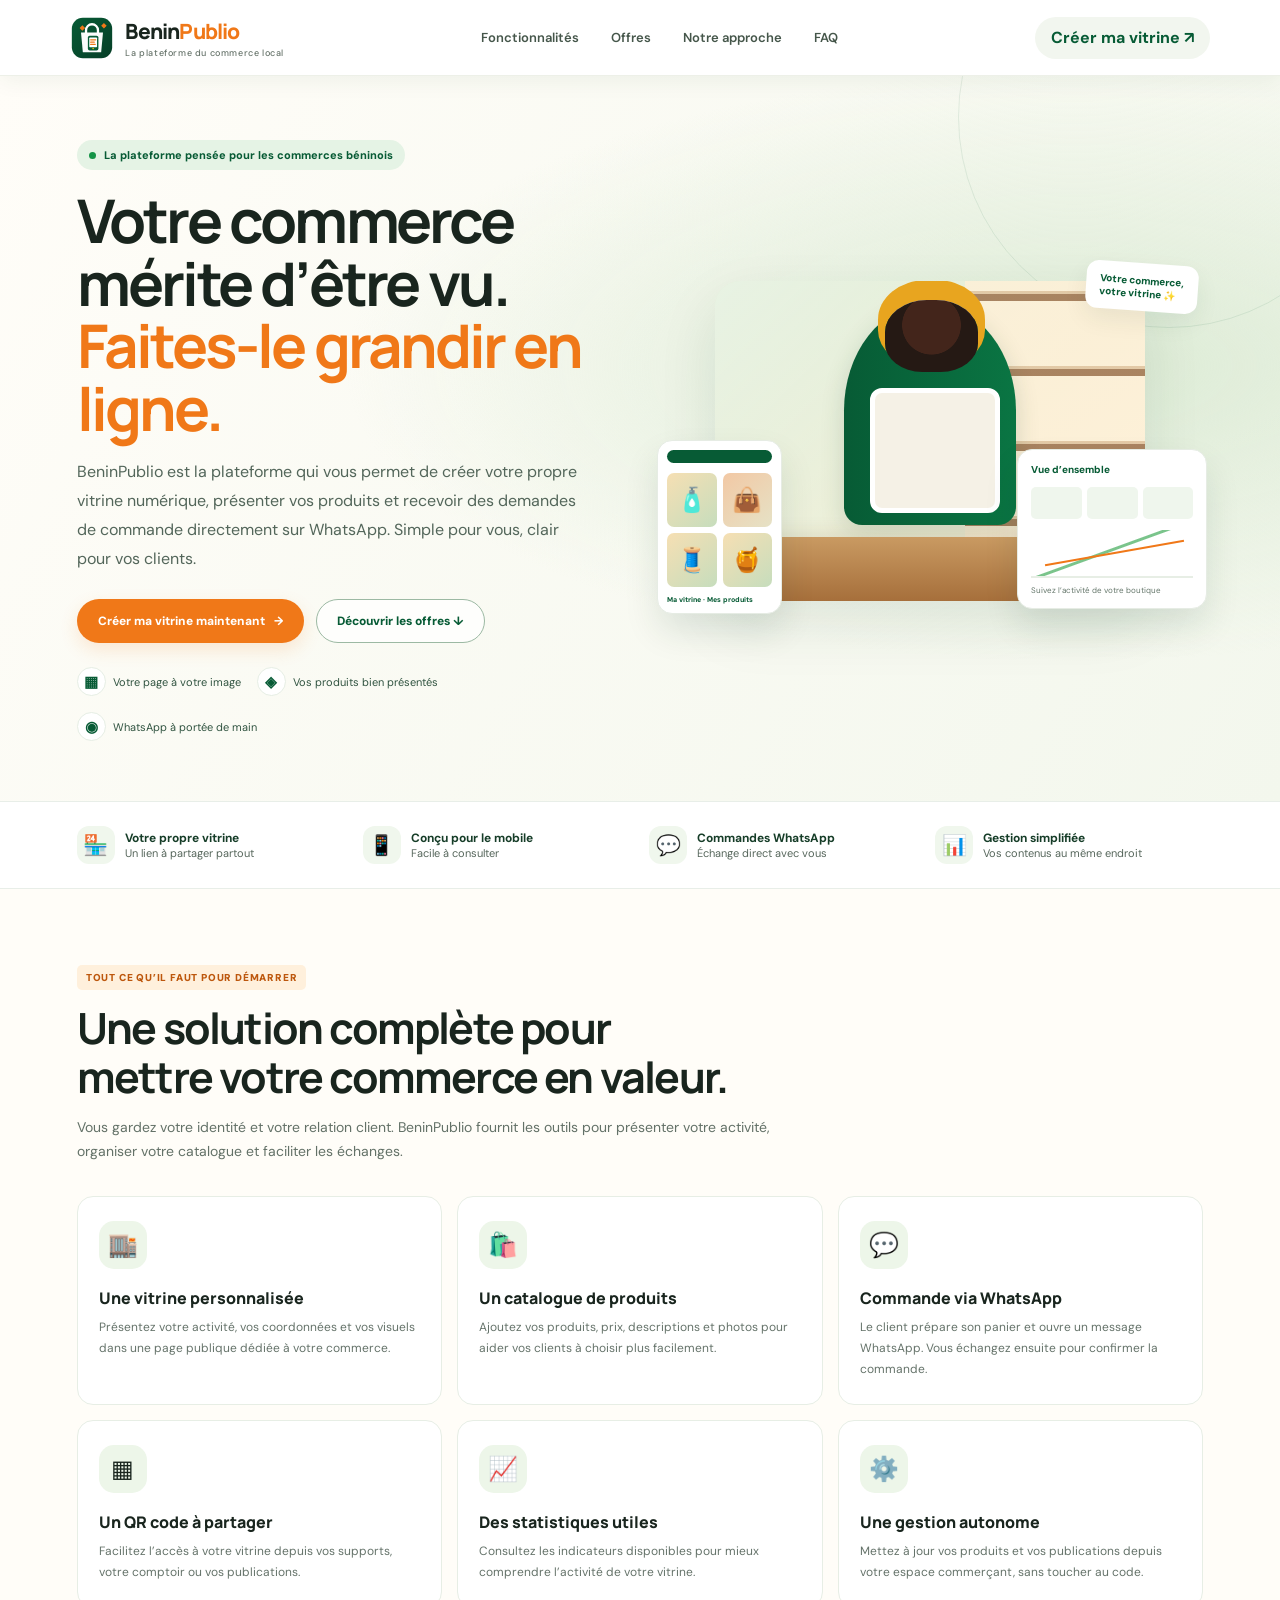
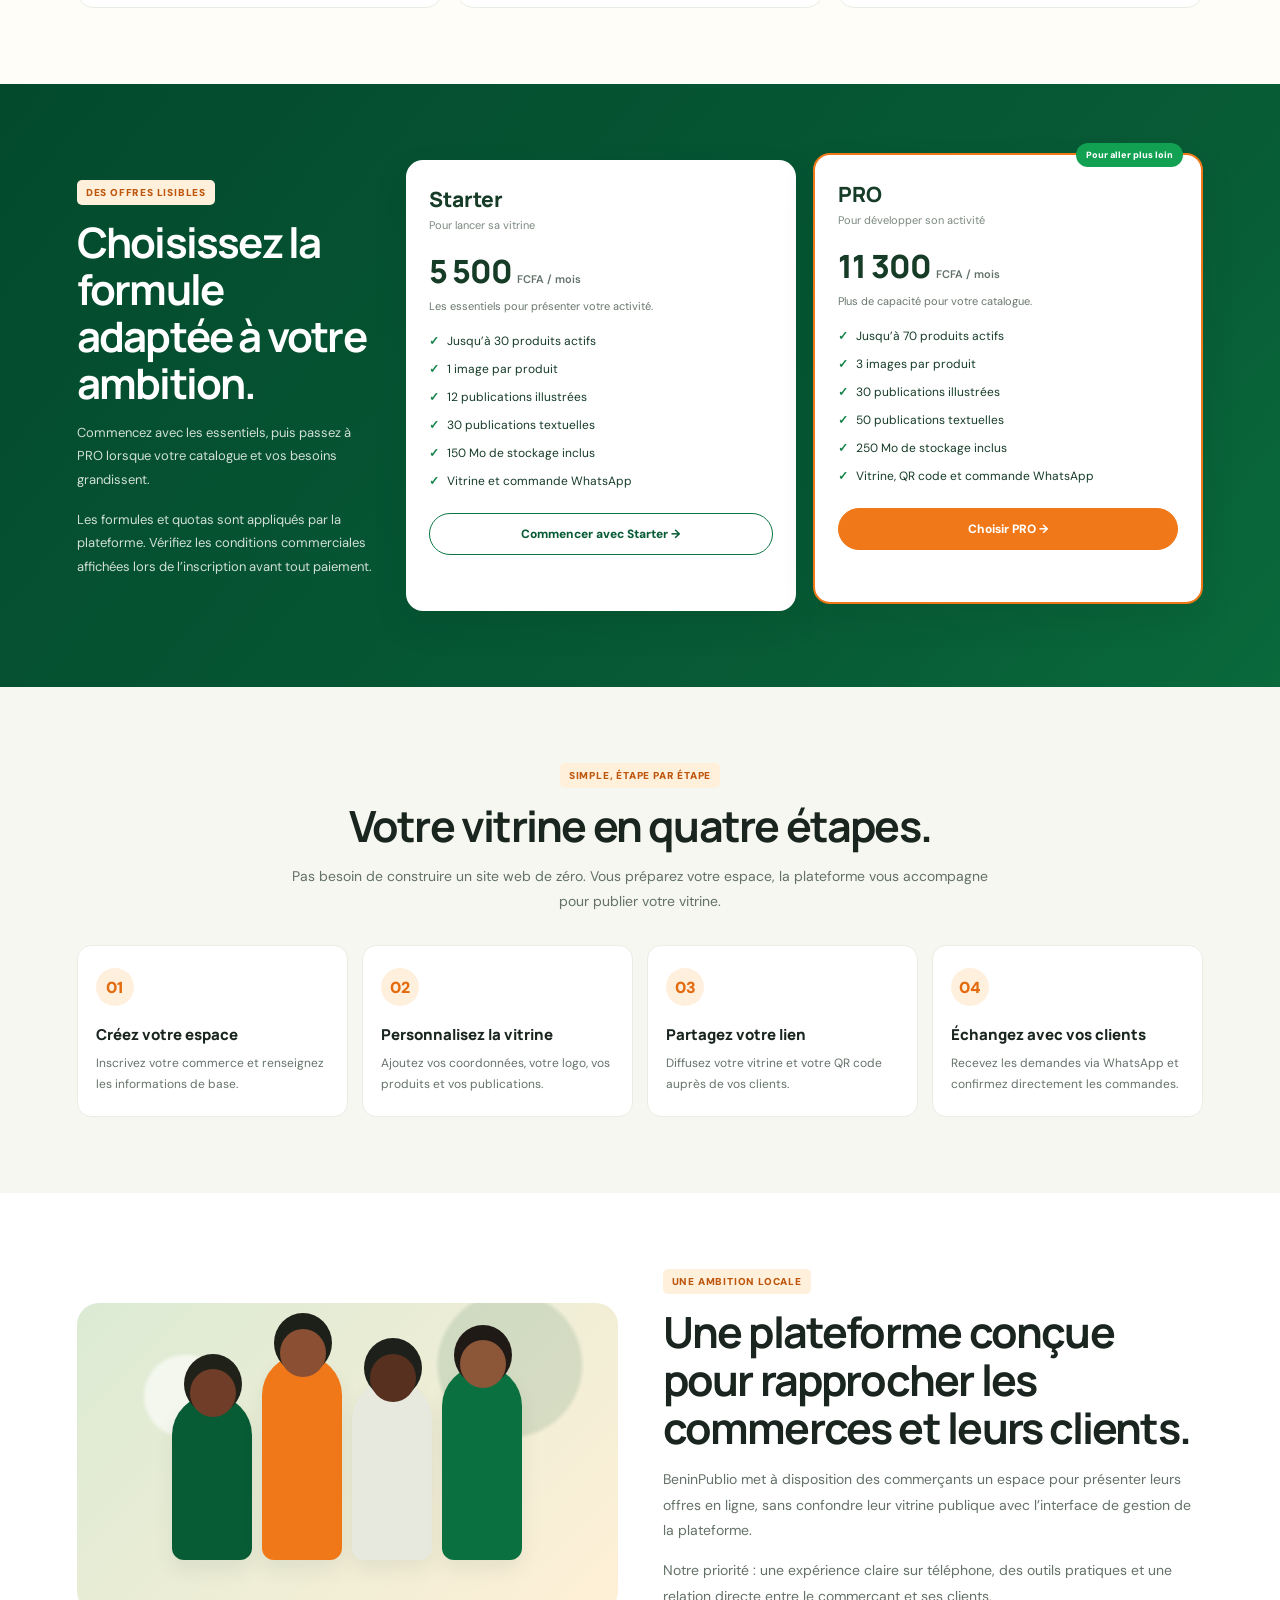
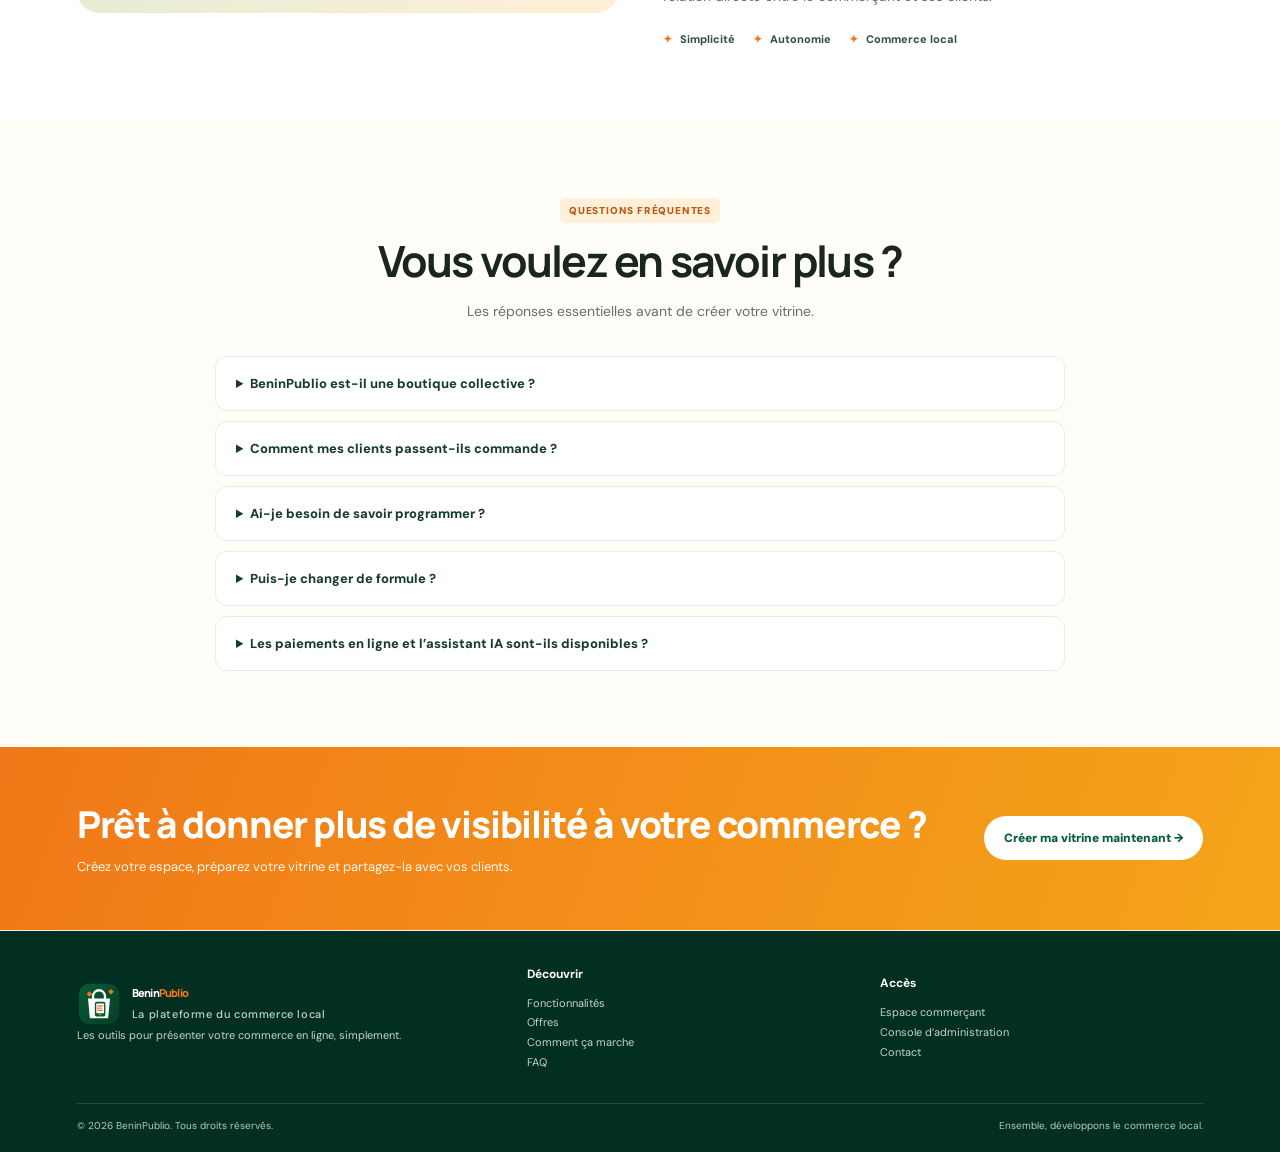
<file: index.html>
<!doctype html>
<html lang="fr">
<head>
<meta charset="utf-8"><meta name="viewport" content="width=device-width,initial-scale=1">
<meta name="theme-color" content="#075b35">
<meta name="description" content="BeninPublio est la plateforme qui aide les commerçants béninois à créer leur vitrine en ligne, présenter leurs produits et recevoir des commandes via WhatsApp.">
<link rel="icon" type="image/svg+xml" href="/assets/favicon.svg">
<title>BeninPublio — La plateforme qui fait grandir votre commerce</title>
<link rel="stylesheet" href="styles.css">
<style>
:root{--bp-green:#075b35;--bp-deep:#043e29;--bp-orange:#f07818;--bp-yellow:#f5c400;--bp-cream:#fffdf8}
html{scroll-behavior:smooth;scroll-padding-top:86px}.topbar{position:sticky;top:0;z-index:30;height:76px;box-shadow:0 4px 22px #073d2610}.topbar nav a{font-weight:600}.topbar nav a:hover{color:var(--bp-orange)}.brand{white-space:nowrap}
.home-hero{position:relative;isolation:isolate;overflow:hidden;display:grid;grid-template-columns:1fr 1fr;gap:34px;align-items:center;padding:64px max(6vw,24px) 60px;background:radial-gradient(ellipse at 84% 40%,#dcebd5 0,transparent 48%),linear-gradient(120deg,#fffdf8,#f3f7ed)}
.home-hero:before{content:"";position:absolute;z-index:-1;width:420px;height:420px;border:1px solid #075b3517;border-radius:50%;right:-100px;top:-170px}.home-copy{max-width:650px}.pill{display:inline-flex;align-items:center;gap:8px;background:#e5f3e5;color:var(--bp-green);border-radius:30px;padding:8px 12px;font-size:11px;font-weight:800}.pill:before{content:"";width:7px;height:7px;border-radius:50%;background:#159447}.home-hero h1{font-size:clamp(39px,4.7vw,64px);line-height:1.04;letter-spacing:-2.8px;margin:19px 0}.home-hero h1 em{font-style:normal;color:var(--bp-orange)}.home-hero .lead{font-size:16px;line-height:1.8;color:#53665a;max-width:510px}.hero-actions{display:flex;gap:12px;flex-wrap:wrap;margin:26px 0 22px}.btn-outline{display:inline-flex;align-items:center;justify-content:center;border:1px solid #9cb9a3;color:var(--bp-green);border-radius:30px;padding:13px 20px;font-size:12px;font-weight:800;background:#ffffffc9}.btn-orange{background:var(--bp-orange);color:white;border-radius:30px;padding:14px 21px;display:inline-flex;align-items:center;gap:9px;font-size:12px;font-weight:800;box-shadow:0 7px 18px #f0781828}.hero-benefits{display:flex;gap:16px;flex-wrap:wrap;margin-top:24px;color:#315441;font-size:11px}.hero-benefits span{display:flex;align-items:center;gap:7px}.hero-benefits b{display:grid;place-items:center;width:29px;height:29px;background:white;color:var(--bp-green);border:1px solid #e6eee4;border-radius:50%;font-size:15px}
.hero-visual{position:relative;min-height:380px;display:grid;place-items:center}.visual-shop{width:min(88%,430px);height:320px;position:relative;border-radius:25px;background:linear-gradient(145deg,#d5e8cc,#fff4df);box-shadow:0 24px 60px #183d2418;overflow:hidden}.visual-shop:before{content:"";position:absolute;inset:0;background:linear-gradient(135deg,#ffffff75,transparent 60%)}.shop-shelf{position:absolute;right:0;top:0;width:42%;height:100%;background:repeating-linear-gradient(0deg,#986943 0 7px,#e0c09a 7px 10px,#fff0d7 10px 75px);opacity:.8}.shop-person{position:absolute;z-index:2;left:30%;top:24px;width:40%;height:220px;border-radius:48% 48% 18px 18px;background:linear-gradient(90deg,#075b35,#0a7543);box-shadow:0 8px 25px #123d2728}.shop-person:before{content:"";position:absolute;left:24%;top:-5px;width:54%;height:72px;border-radius:45% 45% 40% 40%;background:radial-gradient(circle at 50% 35%,#43251b 0 44%,#251914 45% 100%);box-shadow:0 -13px 0 7px #e8a51f}.shop-person:after{content:"";position:absolute;left:15%;top:83px;width:70%;height:115px;border-radius:12px;background:#f5f1e6;border:5px solid #fff}.visual-counter{position:absolute;z-index:3;bottom:0;left:0;right:0;height:64px;background:linear-gradient(#c99a62,#a66f3b);box-shadow:0 -6px 15px #6a49221a}.phone-card,.dash-card{position:absolute;z-index:5;background:white;border:1px solid #e6ece4;border-radius:15px;box-shadow:0 18px 35px #0b39221c}.phone-card{left:0;bottom:17px;width:125px;padding:9px}.phone-head{height:13px;background:#075b35;border-radius:8px;margin-bottom:10px}.phone-products{display:grid;grid-template-columns:1fr 1fr;gap:6px}.phone-products i{height:54px;border-radius:7px;background:linear-gradient(140deg,#f6dfb3,#c6ddbd);display:grid;place-items:center;font-style:normal;font-size:24px}.phone-products i:nth-child(2){background:linear-gradient(140deg,#f2c8a4,#e6e2c6)}.phone-card small{display:block;font-size:7px;color:#075b35;font-weight:800;margin-top:8px}.dash-card{right:-4px;bottom:22px;width:190px;padding:13px}.dash-title{font-size:10px;font-weight:800;color:#075b35}.dash-stats{display:grid;grid-template-columns:repeat(3,1fr);gap:5px;margin:11px 0}.dash-stats i{height:32px;background:#eff6ed;border-radius:5px}.chart{height:48px;border-bottom:2px solid #e7eee5;background:linear-gradient(160deg,transparent 45%,#7ac48b 46% 48%,transparent 49%);position:relative}.chart:after{content:"";position:absolute;left:8%;right:5%;top:22px;height:2px;background:#f07818;transform:rotate(-10deg)}.floating-note{position:absolute;z-index:6;right:1%;top:12px;background:white;padding:11px 14px;border-radius:12px;box-shadow:0 10px 25px #123d2712;font-size:10px;font-weight:800;color:#075b35;transform:rotate(4deg)}
.trust-strip{display:grid;grid-template-columns:repeat(4,1fr);gap:18px;padding:24px max(6vw,24px);background:white;border-block:1px solid #e8eee8}.trust-strip div{display:flex;align-items:center;gap:10px;font-size:11px;color:#56665b}.trust-strip b{display:block;font-size:12px;color:#163d28}.trust-icon{width:38px;height:38px;flex:0 0 38px;display:grid;place-items:center;border-radius:12px;background:#f0f7ed;font-size:20px}
.section{padding:76px max(6vw,24px)}.section-head{max-width:700px;margin-bottom:32px}.section-head.center{text-align:center;margin-inline:auto}.section-kicker{display:inline-block;background:#fff0dc;color:#bd570d;border-radius:5px;padding:6px 9px;font-size:10px;font-weight:900;letter-spacing:.8px;text-transform:uppercase}.section h2{font-size:clamp(30px,3.5vw,43px);line-height:1.12;letter-spacing:-1.8px;margin:14px 0}.section-head p{color:#637167;line-height:1.75;font-size:14px}.features-grid{display:grid;grid-template-columns:repeat(3,1fr);gap:15px}.feature-card{padding:24px 21px;border:1px solid #e7eee5;border-radius:16px;background:white;transition:transform .2s,box-shadow .2s}.feature-card:hover{transform:translateY(-4px);box-shadow:0 14px 30px #0b39220c}.feature-icon{display:grid;place-items:center;width:48px;height:48px;border-radius:15px;background:#edf6e9;font-size:24px;margin-bottom:18px}.feature-card h3{font:800 16px Manrope,sans-serif;margin-bottom:8px}.feature-card p{font-size:12px;line-height:1.75;color:#65736a;margin:0}
.pricing{background:linear-gradient(130deg,#034a2d,#075b35 70%,#0a6a3c);color:white}.pricing .section-head p{color:#d0e0d4}.pricing-layout{display:grid;grid-template-columns:.8fr 1fr 1fr;gap:17px;align-items:stretch}.pricing-intro{padding:20px 15px 20px 0}.pricing-intro h2{font-size:clamp(30px,3.4vw,42px)}.pricing-intro p{font-size:13px;line-height:1.8;color:#d2e0d6}.price-card{position:relative;background:white;color:#163c28;border-radius:17px;padding:25px 23px;box-shadow:0 15px 35px #002b181c}.price-card.pro{border:2px solid #f07818;transform:translateY(-7px)}.recommended{position:absolute;top:-12px;right:18px;background:#12a052;color:white;border-radius:20px;padding:6px 10px;font-size:9px;font-weight:900}.plan-name{font:800 21px Manrope,sans-serif}.plan-sub{font-size:11px;color:#7b897f;margin-top:5px}.plan-price{margin:17px 0 6px;font:800 clamp(25px,2.5vw,34px) Manrope,sans-serif;letter-spacing:-1px}.plan-price small{font:600 11px 'DM Sans',sans-serif;letter-spacing:0;color:#617167}.plan-desc{font-size:11px;color:#69776d}.plan-list{list-style:none;padding:0;margin:20px 0 24px;display:grid;gap:12px}.plan-list li{font-size:12px;display:flex;gap:8px;align-items:flex-start}.plan-list li:before{content:"✓";color:#138347;font-weight:900}.plan-button{display:flex;justify-content:center;padding:12px;border:1px solid #0b7744;border-radius:30px;color:#075b35;font-weight:800;font-size:12px}.pro .plan-button{background:#f07818;color:white;border-color:#f07818}.billing-note{font-size:10px;color:#d0e0d4;line-height:1.7;margin-top:17px}
.steps-section{background:#f5f7f0}.steps-grid{display:grid;grid-template-columns:repeat(4,1fr);gap:14px}.step-card{padding:22px 18px;background:white;border:1px solid #e8eee4;border-radius:14px}.step-number{display:grid;place-items:center;width:38px;height:38px;border-radius:50%;background:#fff0dd;color:#e36c10;font-weight:900;margin-bottom:18px}.step-card h3{font:800 15px Manrope;margin-bottom:8px}.step-card p{font-size:12px;line-height:1.7;color:#65736a;margin:0}
.team-section{display:grid;grid-template-columns:1fr 1fr;gap:45px;align-items:center;background:#fff}.team-visual{min-height:310px;border-radius:22px;position:relative;overflow:hidden;background:linear-gradient(135deg,#dbead4,#fff0d7);display:grid;place-items:center}.team-visual:before{content:"";position:absolute;inset:0;background:radial-gradient(circle at 20% 30%,#fff9 0 8%,transparent 9%),radial-gradient(circle at 80% 20%,#075b3520 0 14%,transparent 15%)}.team-people{display:flex;align-items:end;gap:10px;position:relative;z-index:1}.person{width:80px;height:165px;border-radius:40px 40px 12px 12px;background:#075b35;position:relative;box-shadow:0 10px 20px #123d2712}.person:before{content:"";position:absolute;top:-26px;left:18px;width:46px;height:48px;border-radius:50%;background:#6f3d28;box-shadow:0 -9px 0 6px #20221a}.person:nth-child(2){height:205px;background:#f07818}.person:nth-child(2):before{background:#8b5034;box-shadow:0 -10px 0 6px #1d2019}.person:nth-child(3){height:180px;background:#e7e9df}.person:nth-child(3):before{background:#57301f;box-shadow:0 -10px 0 6px #1e211b}.person:nth-child(4){height:194px;background:#0a7040}.person:nth-child(4):before{background:#8c5639;box-shadow:0 -9px 0 6px #201a17}.team-copy p{font-size:14px;line-height:1.85;color:#637167}.values{display:flex;gap:18px;flex-wrap:wrap;margin-top:22px}.values span{font-size:11px;font-weight:800;color:#315441}.values b{color:#f07818;margin-right:5px}
.faq-list{max-width:850px;margin:auto;display:grid;gap:10px}.faq-list details{background:#fff;border:1px solid #e6eee4;border-radius:12px;padding:18px 20px}.faq-list summary{cursor:pointer;font-weight:800;font-size:13px;color:#173d29}.faq-list details p{margin:13px 0 0;font-size:12px;line-height:1.8;color:#65736a}
.final-cta{margin:0;padding:52px max(6vw,24px);background:linear-gradient(110deg,#f07818,#f5a51b);color:white;display:flex;justify-content:space-between;align-items:center;gap:24px}.final-cta h2{font:800 clamp(25px,3vw,37px) Manrope;letter-spacing:-1.2px;margin:0 0 8px}.final-cta p{font-size:13px;line-height:1.6;margin:0;color:#fff8ee}.final-cta a{background:white;color:#075b35;border-radius:30px;padding:14px 20px;font-size:12px;font-weight:900;white-space:nowrap}
.home-footer{background:#032f21;color:#d9e8dd;padding:35px max(6vw,24px) 20px;display:grid;grid-template-columns:1.3fr 1fr 1fr;gap:30px}.home-footer .brand{color:white}.home-footer p,.home-footer a,.home-footer small{font-size:11px;line-height:1.8;color:#c3d6c9}.home-footer h3{font-size:12px;color:#fff}.footer-bottom{grid-column:1/-1;border-top:1px solid #ffffff24;padding-top:15px;display:flex;justify-content:space-between;font-size:10px;color:#b6cbbd}
@media(max-width:850px){.home-hero{grid-template-columns:1fr;padding-top:48px}.home-hero .lead{font-size:14px}.hero-visual{min-height:330px}.trust-strip{grid-template-columns:repeat(2,1fr)}.pricing-layout{grid-template-columns:1fr 1fr}.pricing-intro{grid-column:1/-1}.features-grid{grid-template-columns:repeat(2,1fr)}.team-section{grid-template-columns:1fr}.team-visual{min-height:280px}.steps-grid{grid-template-columns:repeat(2,1fr)}}
@media(max-width:600px){.topbar{padding-inline:15px}.topbar nav{display:none}.topbar .cart-button{font-size:10px}.home-hero{padding:38px 20px 25px;gap:5px}.home-hero h1{font-size:42px;letter-spacing:-2px}.home-hero .lead{font-size:13px}.hero-actions{margin:20px 0}.hero-actions .btn-orange,.hero-actions .btn-outline{padding:12px 14px;font-size:11px}.hero-visual{min-height:290px;transform:scale(.95);transform-origin:center}.visual-shop{height:260px}.shop-person{height:180px}.shop-person:after{top:70px;height:90px}.phone-card{width:105px;left:-3px}.dash-card{width:155px;right:-4px}.floating-note{top:0;right:0}.trust-strip{padding:20px;gap:14px}.trust-strip div{font-size:10px}.trust-strip b{font-size:11px}.section{padding:52px 20px}.section h2{font-size:32px}.features-grid{grid-template-columns:1fr 1fr;gap:10px}.feature-card{padding:17px 14px}.feature-card h3{font-size:13px}.feature-card p{font-size:11px}.feature-icon{width:40px;height:40px;font-size:20px;margin-bottom:12px}.pricing-layout{grid-template-columns:1fr;gap:20px}.pricing-intro{grid-column:auto}.price-card.pro{transform:none}.steps-grid{grid-template-columns:1fr 1fr;gap:10px}.step-card{padding:16px 13px}.step-card h3{font-size:13px}.step-card p{font-size:11px}.team-visual{min-height:235px}.person{width:55px;height:125px}.person:nth-child(2){height:155px}.person:nth-child(3){height:135px}.person:nth-child(4){height:148px}.person:before{left:11px;width:34px;height:36px;top:-20px}.final-cta{align-items:flex-start;flex-direction:column;padding:36px 20px}.home-footer{grid-template-columns:1fr 1fr;padding:28px 20px;gap:20px}.home-footer>div:first-child{grid-column:1/-1}.footer-bottom{gap:12px;flex-direction:column}.home-hero .eyebrow{letter-spacing:1px}}
@media(prefers-reduced-motion:reduce){html{scroll-behavior:auto}*,*:before,*:after{transition:none!important;animation:none!important}}
</style>
</head>
<body>
<header class="topbar"><a class="brand" href="/"><img class="brand-logo" src="/assets/beninpublio-mark.svg" alt="" width="44" height="44"><span>Benin<span class="orange">Publio</span><small>La plateforme du commerce local</small></span></a><nav><a href="#fonctionnalites">Fonctionnalités</a><a href="#offres">Offres</a><a href="#equipe">Notre approche</a><a href="#faq">FAQ</a></nav><a class="cart-button" href="merchant.html">Créer ma vitrine ↗</a></header>
<main>
<section class="home-hero"><div class="home-copy"><span class="pill">La plateforme pensée pour les commerces béninois</span><h1>Votre commerce mérite d’être vu.<br><em>Faites-le grandir en ligne.</em></h1><p class="lead">BeninPublio est la plateforme qui vous permet de créer votre propre vitrine numérique, présenter vos produits et recevoir des demandes de commande directement sur WhatsApp. Simple pour vous, clair pour vos clients.</p><div class="hero-actions"><a class="btn-orange" href="merchant.html">Créer ma vitrine maintenant <span>→</span></a><a class="btn-outline" href="#offres">Découvrir les offres ↓</a></div><div class="hero-benefits"><span><b>▦</b>Votre page à votre image</span><span><b>◈</b>Vos produits bien présentés</span><span><b>◉</b>WhatsApp à portée de main</span></div></div><div class="hero-visual" aria-label="Illustration d’une commerçante utilisant une vitrine numérique"><div class="visual-shop"><div class="shop-shelf"></div><div class="shop-person"></div><div class="visual-counter"></div></div><div class="phone-card"><div class="phone-head"></div><div class="phone-products"><i>🧴</i><i>👜</i><i>🧵</i><i>🍯</i></div><small>Ma vitrine · Mes produits</small></div><div class="dash-card"><div class="dash-title">Vue d’ensemble</div><div class="dash-stats"><i></i><i></i><i></i></div><div class="chart"></div><small style="display:block;color:#64766a;margin-top:7px;font-size:8px">Suivez l’activité de votre boutique</small></div><div class="floating-note">Votre commerce,<br>votre vitrine ✨</div></div></section>
<section class="trust-strip" aria-label="Avantages"><div><span class="trust-icon">🏪</span><span><b>Votre propre vitrine</b>Un lien à partager partout</span></div><div><span class="trust-icon">📱</span><span><b>Conçu pour le mobile</b>Facile à consulter</span></div><div><span class="trust-icon">💬</span><span><b>Commandes WhatsApp</b>Échange direct avec vous</span></div><div><span class="trust-icon">📊</span><span><b>Gestion simplifiée</b>Vos contenus au même endroit</span></div></section>
<section class="section" id="fonctionnalites"><div class="section-head"><span class="section-kicker">Tout ce qu’il faut pour démarrer</span><h2>Une solution complète pour<br>mettre votre commerce en valeur.</h2><p>Vous gardez votre identité et votre relation client. BeninPublio fournit les outils pour présenter votre activité, organiser votre catalogue et faciliter les échanges.</p></div><div class="features-grid"><article class="feature-card"><div class="feature-icon">🏬</div><h3>Une vitrine personnalisée</h3><p>Présentez votre activité, vos coordonnées et vos visuels dans une page publique dédiée à votre commerce.</p></article><article class="feature-card"><div class="feature-icon">🛍️</div><h3>Un catalogue de produits</h3><p>Ajoutez vos produits, prix, descriptions et photos pour aider vos clients à choisir plus facilement.</p></article><article class="feature-card"><div class="feature-icon">💬</div><h3>Commande via WhatsApp</h3><p>Le client prépare son panier et ouvre un message WhatsApp. Vous échangez ensuite pour confirmer la commande.</p></article><article class="feature-card"><div class="feature-icon">▦</div><h3>Un QR code à partager</h3><p>Facilitez l’accès à votre vitrine depuis vos supports, votre comptoir ou vos publications.</p></article><article class="feature-card"><div class="feature-icon">📈</div><h3>Des statistiques utiles</h3><p>Consultez les indicateurs disponibles pour mieux comprendre l’activité de votre vitrine.</p></article><article class="feature-card"><div class="feature-icon">⚙️</div><h3>Une gestion autonome</h3><p>Mettez à jour vos produits et vos publications depuis votre espace commerçant, sans toucher au code.</p></article></div></section>
<section class="section pricing" id="offres"><div class="pricing-layout"><div class="pricing-intro"><span class="section-kicker">Des offres lisibles</span><h2>Choisissez la formule adaptée à votre ambition.</h2><p>Commencez avec les essentiels, puis passez à PRO lorsque votre catalogue et vos besoins grandissent.</p><p class="billing-note">Les formules et quotas sont appliqués par la plateforme. Vérifiez les conditions commerciales affichées lors de l’inscription avant tout paiement.</p></div><article class="price-card"><div class="plan-name">Starter</div><div class="plan-sub">Pour lancer sa vitrine</div><div class="plan-price">5 500 <small>FCFA / mois</small></div><div class="plan-desc">Les essentiels pour présenter votre activité.</div><ul class="plan-list"><li>Jusqu’à 30 produits actifs</li><li>1 image par produit</li><li>12 publications illustrées</li><li>30 publications textuelles</li><li>150 Mo de stockage inclus</li><li>Vitrine et commande WhatsApp</li></ul><a class="plan-button" href="merchant.html">Commencer avec Starter →</a></article><article class="price-card pro"><span class="recommended">Pour aller plus loin</span><div class="plan-name">PRO</div><div class="plan-sub">Pour développer son activité</div><div class="plan-price">11 300 <small>FCFA / mois</small></div><div class="plan-desc">Plus de capacité pour votre catalogue.</div><ul class="plan-list"><li>Jusqu’à 70 produits actifs</li><li>3 images par produit</li><li>30 publications illustrées</li><li>50 publications textuelles</li><li>250 Mo de stockage inclus</li><li>Vitrine, QR code et commande WhatsApp</li></ul><a class="plan-button" href="merchant.html">Choisir PRO →</a></article></div></section>
<section class="section steps-section" id="fonctionnement"><div class="section-head center"><span class="section-kicker">Simple, étape par étape</span><h2>Votre vitrine en quatre étapes.</h2><p>Pas besoin de construire un site web de zéro. Vous préparez votre espace, la plateforme vous accompagne pour publier votre vitrine.</p></div><div class="steps-grid"><article class="step-card"><span class="step-number">01</span><h3>Créez votre espace</h3><p>Inscrivez votre commerce et renseignez les informations de base.</p></article><article class="step-card"><span class="step-number">02</span><h3>Personnalisez la vitrine</h3><p>Ajoutez vos coordonnées, votre logo, vos produits et vos publications.</p></article><article class="step-card"><span class="step-number">03</span><h3>Partagez votre lien</h3><p>Diffusez votre vitrine et votre QR code auprès de vos clients.</p></article><article class="step-card"><span class="step-number">04</span><h3>Échangez avec vos clients</h3><p>Recevez les demandes via WhatsApp et confirmez directement les commandes.</p></article></div></section>
<section class="section team-section" id="equipe"><div class="team-visual" role="img" aria-label="Illustration d’une équipe qui travaille ensemble"><div class="team-people"><div class="person"></div><div class="person"></div><div class="person"></div><div class="person"></div></div></div><div class="team-copy"><span class="section-kicker">Une ambition locale</span><h2>Une plateforme conçue pour rapprocher les commerces et leurs clients.</h2><p>BeninPublio met à disposition des commerçants un espace pour présenter leurs offres en ligne, sans confondre leur vitrine publique avec l’interface de gestion de la plateforme.</p><p>Notre priorité : une expérience claire sur téléphone, des outils pratiques et une relation directe entre le commerçant et ses clients.</p><div class="values"><span><b>✦</b> Simplicité</span><span><b>✦</b> Autonomie</span><span><b>✦</b> Commerce local</span></div></div></section>
<section class="section" id="faq"><div class="section-head center"><span class="section-kicker">Questions fréquentes</span><h2>Vous voulez en savoir plus ?</h2><p>Les réponses essentielles avant de créer votre vitrine.</p></div><div class="faq-list"><details><summary>BeninPublio est-il une boutique collective ?</summary><p>Non. BeninPublio est la plateforme qui fournit les outils. Chaque commerçant dispose de sa propre vitrine publique, avec son catalogue et ses coordonnées.</p></details><details><summary>Comment mes clients passent-ils commande ?</summary><p>Ils composent leur panier et préparent un message WhatsApp. Le message est envoyé par le client, puis vous échangez avec lui pour confirmer la commande. L’ouverture de WhatsApp ne constitue pas une confirmation automatique.</p></details><details><summary>Ai-je besoin de savoir programmer ?</summary><p>Non. Vous gérez les informations, les produits et les publications depuis votre espace commerçant.</p></details><details><summary>Puis-je changer de formule ?</summary><p>Les formules Starter et PRO ont des limites différentes de produits, de publications et de stockage. Le changement de formule est soumis aux règles de quota appliquées par la plateforme.</p></details><details><summary>Les paiements en ligne et l’assistant IA sont-ils disponibles ?</summary><p>Ils ne sont pas activés dans cette version. La commande passe par WhatsApp et les fonctionnalités de gestion disponibles dans votre espace commerçant.</p></details></div></section>
<section class="final-cta"><div><h2>Prêt à donner plus de visibilité à votre commerce ?</h2><p>Créez votre espace, préparez votre vitrine et partagez-la avec vos clients.</p></div><a href="merchant.html">Créer ma vitrine maintenant →</a></section>
</main>
<footer class="home-footer"><div><a class="brand" href="/"><img class="brand-logo" src="/assets/beninpublio-mark.svg" alt="" width="42" height="42"><span>Benin<span class="orange">Publio</span><small>La plateforme du commerce local</small></span></a><p>Les outils pour présenter votre commerce en ligne, simplement.</p></div><div><h3>Découvrir</h3><a href="#fonctionnalites">Fonctionnalités</a><br><a href="#offres">Offres</a><br><a href="#fonctionnement">Comment ça marche</a><br><a href="#faq">FAQ</a></div><div><h3>Accès</h3><a href="merchant.html">Espace commerçant</a><br><a href="admin.html">Console d’administration</a><br><a href="mailto:contact@beninpublio.com">Contact</a></div><div class="footer-bottom"><span>© <span id="year"></span> BeninPublio. Tous droits réservés.</span><span>Ensemble, développons le commerce local.</span></div></footer>
<script>document.getElementById("year").textContent=new Date().getFullYear();const b=new URLSearchParams(location.search).get("boutique");if(b&&/^[a-z0-9-]+$/.test(b))location.replace("/b/"+encodeURIComponent(b));</script>
</body></html>
</file>
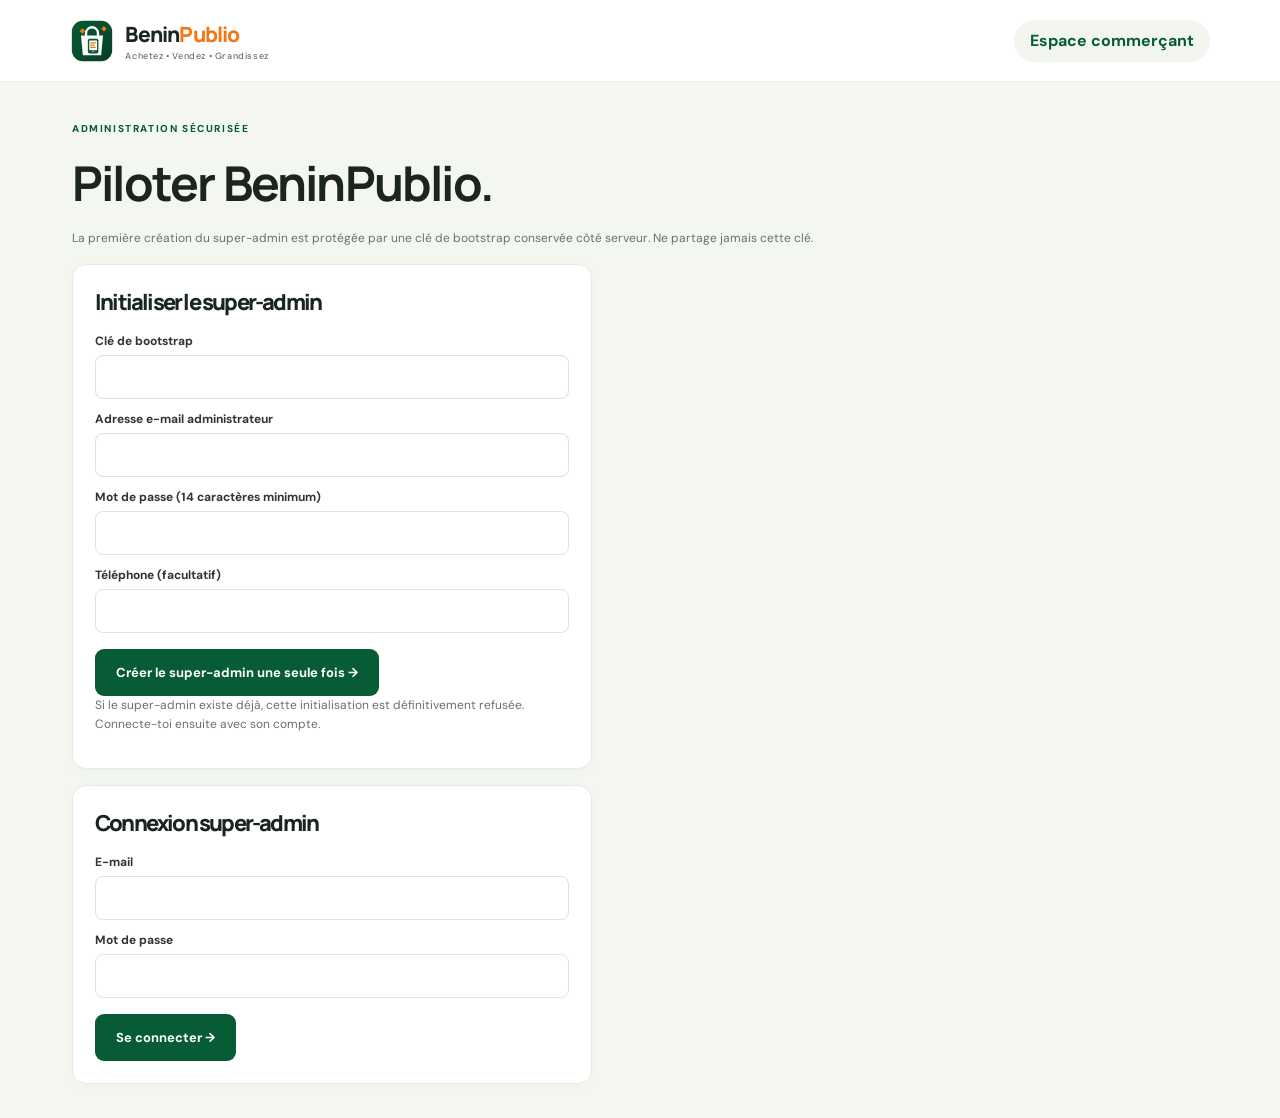
<file: admin.html>
<!doctype html>
<html lang="fr"><head><meta charset="utf-8"><meta name="viewport" content="width=device-width,initial-scale=1"><link rel="icon" type="image/svg+xml" href="/assets/favicon.svg"><meta name="theme-color" content="#075b35"><title>Administration — BeninPublio</title><link rel="stylesheet" href="styles.css"><style>
body{background:#f4f7f0}.admin-shell{max-width:1180px;margin:34px auto;padding:0 22px}.admin-panel{background:#fff;border:1px solid #e5ece2;border-radius:14px;padding:22px;margin:16px 0}.admin-panel h2{font:800 22px Manrope;margin:0 0 16px}.admin-grid{display:grid;grid-template-columns:repeat(3,minmax(0,1fr));gap:14px}.admin-stat{padding:17px;border-radius:12px;background:#f4f7f0}.admin-stat b{display:block;font:800 27px Manrope;color:#075b35}.admin-stat span{font-size:12px;color:#65736a}.admin-field{display:block;font-size:12px;font-weight:700;margin:12px 0 6px}.admin-input{width:100%;border:1px solid #dce5d9;border-radius:8px;padding:11px;font:inherit;font-size:13px;background:white}.admin-store{border:1px solid #e8eee8;border-radius:12px;padding:16px;margin:12px 0}.admin-store-head{display:flex;align-items:start;justify-content:space-between;gap:12px}.admin-store h3{font:800 16px Manrope;margin:0 0 6px}.admin-store small{color:#65736a;overflow-wrap:anywhere}.admin-actions{display:flex;gap:8px;flex-wrap:wrap;margin-top:12px}.admin-actions button{border:1px solid #dce5d9;border-radius:7px;padding:9px 11px;cursor:pointer;background:#fff;font-size:12px}.admin-actions .green{background:#075b35;color:#fff;border-color:#075b35}.admin-actions .danger{background:#fff0ed;color:#9c2d22;border-color:#f2d5d0}.admin-plan-grid{display:grid;grid-template-columns:repeat(2,minmax(0,1fr));gap:14px}.hidden{display:none!important}.status-pill{display:inline-block;padding:5px 9px;border-radius:20px;background:#edf5e9;color:#075b35;font-size:11px;font-weight:800}.admin-note{font-size:12px;color:#65736a;line-height:1.6}.notice{padding:12px;border-radius:8px;background:#edf5e9;color:#075b35;margin:12px 0;font-size:12px}.admin-form{max-width:520px}@media(max-width:700px){.admin-grid,.admin-plan-grid{grid-template-columns:1fr}.admin-store-head{display:block}}
</style></head><body><header class="topbar"><a class="brand" href="index.html"><img class="brand-logo" src="/assets/beninpublio-mark.svg" alt="" width="44" height="44"><span>Benin<span class="orange">Publio</span><small>Achetez • Vendez • Grandissez</small></span></a><a class="cart-button" href="merchant.html">Espace commerçant</a></header>
<main class="admin-shell"><div id="notice" class="notice hidden" role="status"></div>
<section id="auth"><span class="eyebrow">Administration sécurisée</span><h1 style="font-size:clamp(32px,5vw,48px)">Piloter BeninPublio.</h1><p class="admin-note">La première création du super-admin est protégée par une clé de bootstrap conservée côté serveur. Ne partage jamais cette clé.</p>
<div class="admin-panel admin-form"><h2>Initialiser le super-admin</h2><form id="bootstrap"><label class="admin-field" for="bootstrap-key">Clé de bootstrap</label><input class="admin-input" id="bootstrap-key" type="password" autocomplete="off" required><label class="admin-field" for="admin-email">Adresse e-mail administrateur</label><input class="admin-input" id="admin-email" type="email" autocomplete="email" required><label class="admin-field" for="admin-password">Mot de passe (14 caractères minimum)</label><input class="admin-input" id="admin-password" type="password" minlength="14" maxlength="128" autocomplete="new-password" required><label class="admin-field" for="admin-phone">Téléphone (facultatif)</label><input class="admin-input" id="admin-phone" type="tel"><button class="primary" style="margin-top:16px">Créer le super-admin une seule fois →</button></form><p class="admin-note">Si le super-admin existe déjà, cette initialisation est définitivement refusée. Connecte-toi ensuite avec son compte.</p></div>
<div class="admin-panel admin-form"><h2>Connexion super-admin</h2><form id="login"><label class="admin-field" for="login-email">E-mail</label><input class="admin-input" id="login-email" type="email" autocomplete="username" required><label class="admin-field" for="login-password">Mot de passe</label><input class="admin-input" id="login-password" type="password" autocomplete="current-password" required><button class="primary" style="margin-top:16px">Se connecter →</button></form></div></section>
<section id="dashboard" class="hidden"><div style="display:flex;align-items:center;justify-content:space-between;gap:15px;flex-wrap:wrap"><div><span class="eyebrow">Console super-admin</span><h1 style="font-size:38px;margin:10px 0">Vue d’ensemble</h1><p class="admin-note">Les activations, suspensions et changements de formule sont journalisés.</p></div><button id="logout" class="cart-button">Se déconnecter</button></div>
<div id="stats" class="admin-grid"></div><section class="admin-panel"><h2>Vitrines et abonnements</h2><p class="admin-note">Essai : 14 jours. Activation payante : uniquement après vérification manuelle du paiement. Les prix discutés restent à confirmer avant commercialisation.</p><div id="stores-list"></div></section>
<section class="admin-panel"><h2>Sécurité du compte</h2><form id="password-change" class="admin-form"><label class="admin-field" for="current-password">Mot de passe actuel</label><input id="current-password" class="admin-input" type="password" autocomplete="current-password" required><label class="admin-field" for="new-password">Nouveau mot de passe (14 caractères minimum)</label><input id="new-password" class="admin-input" type="password" minlength="14" maxlength="128" autocomplete="new-password" required><button class="primary" style="margin-top:12px">Changer le mot de passe</button></form></section><section class="admin-panel"><h2>Journal d’audit récent</h2><p class="admin-note">Les opérations sensibles de la plateforme apparaissent ici avec leur acteur et leur vitrine cible.</p><div id="audit-list"></div></section><section class="admin-panel"><h2>Formules Starter et PRO</h2><div id="plans-list" class="admin-plan-grid"></div><section class="admin-panel"><h2>Catégories globales</h2><form id="category-form" class="admin-form"><label class="admin-field" for="category-name">Nom de la catégorie</label><input id="category-name" class="admin-input" maxlength="60" required><label class="admin-field" for="category-type">Usage</label><select id="category-type" class="admin-input"><option value="product">Catalogue produits</option><option value="post">Actualités</option></select><button class="primary" style="margin-top:12px">Créer la catégorie</button></form><div id="categories-list"></div></section></section></main><script src="admin.js"></script></body></html>
</file>
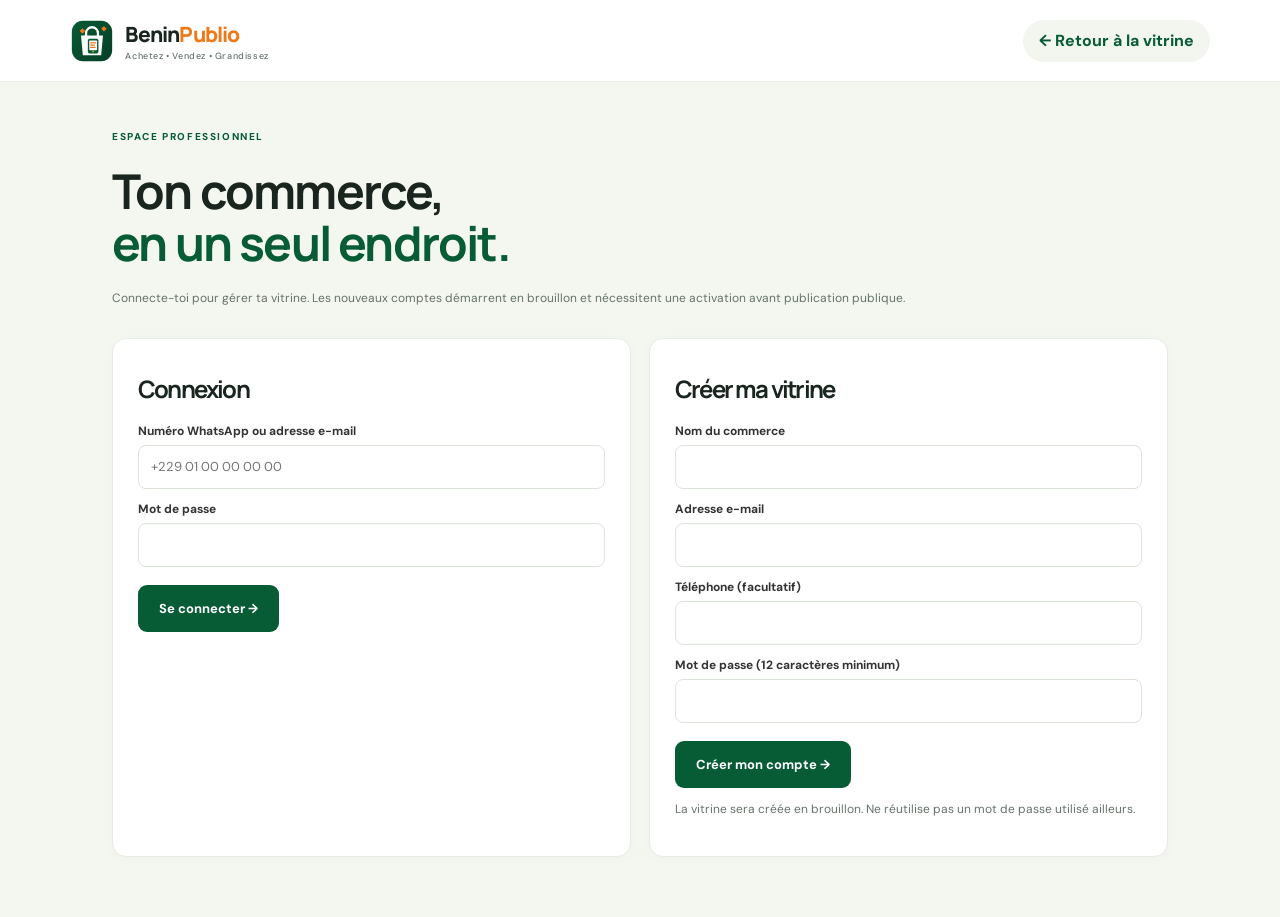
<file: merchant.html>
<!doctype html><html lang="fr"><head><meta charset="utf-8"><meta name="viewport" content="width=device-width,initial-scale=1"><link rel="icon" type="image/svg+xml" href="/assets/favicon.svg"><meta name="theme-color" content="#075b35"><title>Espace commerçant — BeninPublio</title><link rel="stylesheet" href="styles.css"><style>
body{background:#f4f7f0}.merchant-shell{max-width:1100px;margin:42px auto;padding:0 22px}.panel{background:#fff;border:1px solid #e5ece2;border-radius:14px;padding:25px;margin:18px 0}.panel h2{font-size:24px;margin:8px 0 18px}.auth-grid{display:grid;grid-template-columns:1fr 1fr;gap:18px}.field{display:block;font-size:12px;font-weight:700;margin:12px 0 6px}.control{width:100%;padding:12px;border:1px solid #dce5d9;border-radius:8px;background:white;font:inherit;font-size:13px}.primary{border:0}.muted{font-size:12px;color:#65736a;line-height:1.6}.dash-grid{display:grid;grid-template-columns:1fr 1fr;gap:18px}.data-row{padding:12px 0;border-bottom:1px solid #e8eee8;display:flex;justify-content:space-between;gap:12px;font-size:13px}.danger{color:#a02a22;background:#fff0ed}.notice{padding:12px;border-radius:8px;background:#edf5e9;font-size:12px;color:#075b35;margin:12px 0}.hidden{display:none!important}.top-actions{display:flex;justify-content:space-between;align-items:center;gap:15px;flex-wrap:wrap}.mini-btn{border:1px solid #dce5d9;background:white;border-radius:7px;padding:8px 12px;cursor:pointer;font-size:12px}.mini-btn.green{background:#edf5e9;color:#075b35;border-color:#edf5e9}.items{margin-top:10px}.empty{color:#65736a;font-size:12px;padding:15px 0}@media(max-width:700px){.auth-grid,.dash-grid{grid-template-columns:1fr}.merchant-shell{margin:25px auto}.panel{padding:18px}}
.receipt-line .control{min-width:0;padding:9px;font-size:12px}.receipt-card{border:1px solid #e8eee8;border-radius:9px;padding:12px;margin:10px 0}.receipt-card b{display:block;font-size:12px}.receipt-card small{display:block;color:#65736a;margin:5px 0;font-size:11px}@media(max-width:500px){.receipt-line{grid-template-columns:1fr 1fr!important}.receipt-line .receipt-name{grid-column:1/-1}}@media print{.topbar,#auth,#notice,#store-form,#product-form,#post-form,#receipt-form,#logout,.mini-btn,.primary{display:none!important}.merchant-shell{margin:0;max-width:none}.panel{border:0;break-inside:avoid}}
</style></head><body><header class="topbar"><a class="brand" href="index.html"><img class="brand-logo" src="/assets/beninpublio-mark.svg" alt="" width="44" height="44"><span>Benin<span class="orange">Publio</span><small>Achetez • Vendez • Grandissez</small></span></a><a class="cart-button" href="index.html">← Retour à la vitrine</a></header>
<main class="merchant-shell"><div id="notice" class="notice hidden" role="status"></div>
<section id="auth"><span class="eyebrow">Espace professionnel</span><h1 style="font-size:clamp(32px,5vw,48px)">Ton commerce,<br><span style="color:#075b35">en un seul endroit.</span></h1><p class="muted">Connecte-toi pour gérer ta vitrine. Les nouveaux comptes démarrent en brouillon et nécessitent une activation avant publication publique.</p>
<div class="auth-grid"><form id="login" class="panel"><h2>Connexion</h2><label class="field" for="login-email">Numéro WhatsApp ou adresse e-mail</label><input class="control" id="login-email" type="text" inputmode="tel" autocomplete="username" placeholder="+229 01 00 00 00 00" required><label class="field" for="login-password">Mot de passe</label><input class="control" id="login-password" type="password" autocomplete="current-password" required><button class="primary" style="margin-top:18px">Se connecter →</button></form>
<form id="register" class="panel"><h2>Créer ma vitrine</h2><label class="field" for="reg-name">Nom du commerce</label><input class="control" id="reg-name" required minlength="2" maxlength="100"><label class="field" for="reg-email">Adresse e-mail</label><input class="control" id="reg-email" type="email" autocomplete="email" required><label class="field" for="reg-phone">Téléphone (facultatif)</label><input class="control" id="reg-phone" inputmode="tel"><label class="field" for="reg-password">Mot de passe (12 caractères minimum)</label><input class="control" id="reg-password" type="password" minlength="12" maxlength="128" autocomplete="new-password" required><button class="primary" style="margin-top:18px">Créer mon compte →</button><p class="muted" style="margin-top:12px">La vitrine sera créée en brouillon. Ne réutilise pas un mot de passe utilisé ailleurs.</p></form></div></section>
<section id="dashboard" class="hidden"><div class="top-actions"><div><span class="eyebrow">Tableau de bord</span><h1 style="font-size:38px;margin:10px 0" id="welcome">Ma vitrine</h1></div><button id="logout" class="mini-btn">Se déconnecter</button></div>
<div class="panel"><h2>Informations de la vitrine</h2><form id="store-form"><label class="field" for="store-name">Nom</label><input class="control" id="store-name" required maxlength="100"><label class="field" for="store-description">Description</label><textarea class="control" id="store-description" rows="3" maxlength="2000"></textarea><div class="dash-grid"><div><label class="field" for="store-sector">Secteur</label><input class="control" id="store-sector" maxlength="80"></div><div><label class="field" for="store-phone">Téléphone</label><input class="control" id="store-phone" maxlength="30"></div></div><label class="field" for="store-whatsapp">WhatsApp</label><input class="control" id="store-whatsapp" maxlength="30"><div class="dash-grid"><div><label class="field" for="store-logo">Logo de la vitrine (JPG, PNG ou WebP)</label><input class="control" id="store-logo" type="file" accept="image/jpeg,image/png,image/webp"><p class="muted">Le logo sera compressé avant envoi. La nouvelle image utilise le quota de stockage de votre formule.</p><img id="store-logo-current" alt="Logo actuel de la vitrine" class="hidden" style="width:76px;height:76px;object-fit:cover;border-radius:14px;border:1px solid #dce5d9"></div></div><p class="muted" id="store-status"></p><div class="muted" id="public-link-wrap"></div><button class="primary">Enregistrer les informations</button></form></div>
<section class="panel"><h2>Mes catégories</h2><form id="category-form"><div class="dash-grid"><div><label class="field" for="category-name">Nom de la catégorie</label><input id="category-name" class="control" maxlength="60" required></div><div><label class="field" for="category-type">Type</label><select id="category-type" class="control"><option value="product">Produits</option><option value="post">Actualités</option></select></div></div><button class="mini-btn green" style="margin-top:10px">Ajouter une catégorie +</button></form><div id="categories" class="items"></div></section><div class="dash-grid"><section class="panel"><h2>Mes produits</h2><form id="product-form"><label class="field" for="product-name">Nom du produit</label><input class="control" id="product-name" required maxlength="120"><label class="field" for="product-price">Prix en FCFA</label><input class="control" id="product-price" type="number" min="0" step="1" required><label class="field" for="product-description">Description</label><textarea class="control" id="product-description" rows="2" maxlength="3000"></textarea><label class="field" for="product-category">Catégorie</label><select class="control" id="product-category"><option value="">Sans catégorie</option></select><label class="field" for="product-image">Photo du produit (JPG, PNG ou WebP)</label><input class="control" id="product-image" type="file" accept="image/jpeg,image/png,image/webp"><button class="mini-btn green" style="margin-top:12px">Ajouter en brouillon +</button></form><div id="products" class="items"></div></section>
<section class="panel"><h2>Mes actualités</h2><form id="post-form"><label class="field" for="post-title">Titre</label><input class="control" id="post-title" required maxlength="160"><label class="field" for="post-body">Texte</label><textarea class="control" id="post-body" rows="4" maxlength="10000"></textarea><label class="field" for="post-category">Catégorie</label><select class="control" id="post-category"><option value="">Sans catégorie</option></select><label class="field" for="post-image">Image de l’actualité (facultative)</label><input class="control" id="post-image" type="file" accept="image/jpeg,image/png,image/webp"><button class="mini-btn green" style="margin-top:12px">Créer un brouillon +</button></form><div id="posts" class="items"></div></section></div>
<div class="dash-grid"><section class="panel"><h2>Mes statistiques · 30 jours</h2><div id="merchant-stats" class="items"><p class="empty">Chargement…</p></div></section><section class="panel"><h2>Créer un reçu manuel</h2><form id="receipt-form"><label class="field" for="receipt-customer">Nom du client (facultatif)</label><input class="control" id="receipt-customer" maxlength="100"><div id="receipt-lines"><div class="receipt-line" style="display:grid;grid-template-columns:2fr .7fr 1fr;gap:7px;margin:10px 0"><input class="control receipt-name" aria-label="Désignation" placeholder="Désignation" maxlength="120" required><input class="control receipt-qty" aria-label="Quantité" type="number" min="1" step="1" value="1" required><input class="control receipt-price" aria-label="Prix unitaire FCFA" type="number" min="0" step="1" placeholder="Prix FCFA" required></div></div><button id="add-receipt-line" class="mini-btn" type="button">+ Ajouter une ligne</button><label class="field" for="receipt-notes">Note (facultative)</label><textarea id="receipt-notes" class="control" rows="2" maxlength="500"></textarea><button class="primary" style="margin-top:12px">Créer le reçu</button></form><div id="receipts-list" class="items"></div></section></div><div class="panel"><h2>Formule et état</h2><p class="muted" id="plan-details">Chargement…</p><p class="muted" id="storage-details">Stockage : chargement…</p><p class="muted">La publication publique est autorisée uniquement après activation de la vitrine. Les médias, reçus et console super-admin sont encore en cours de mise en place.</p></div></section></main><script src="merchant.js"></script></body></html>
</file>
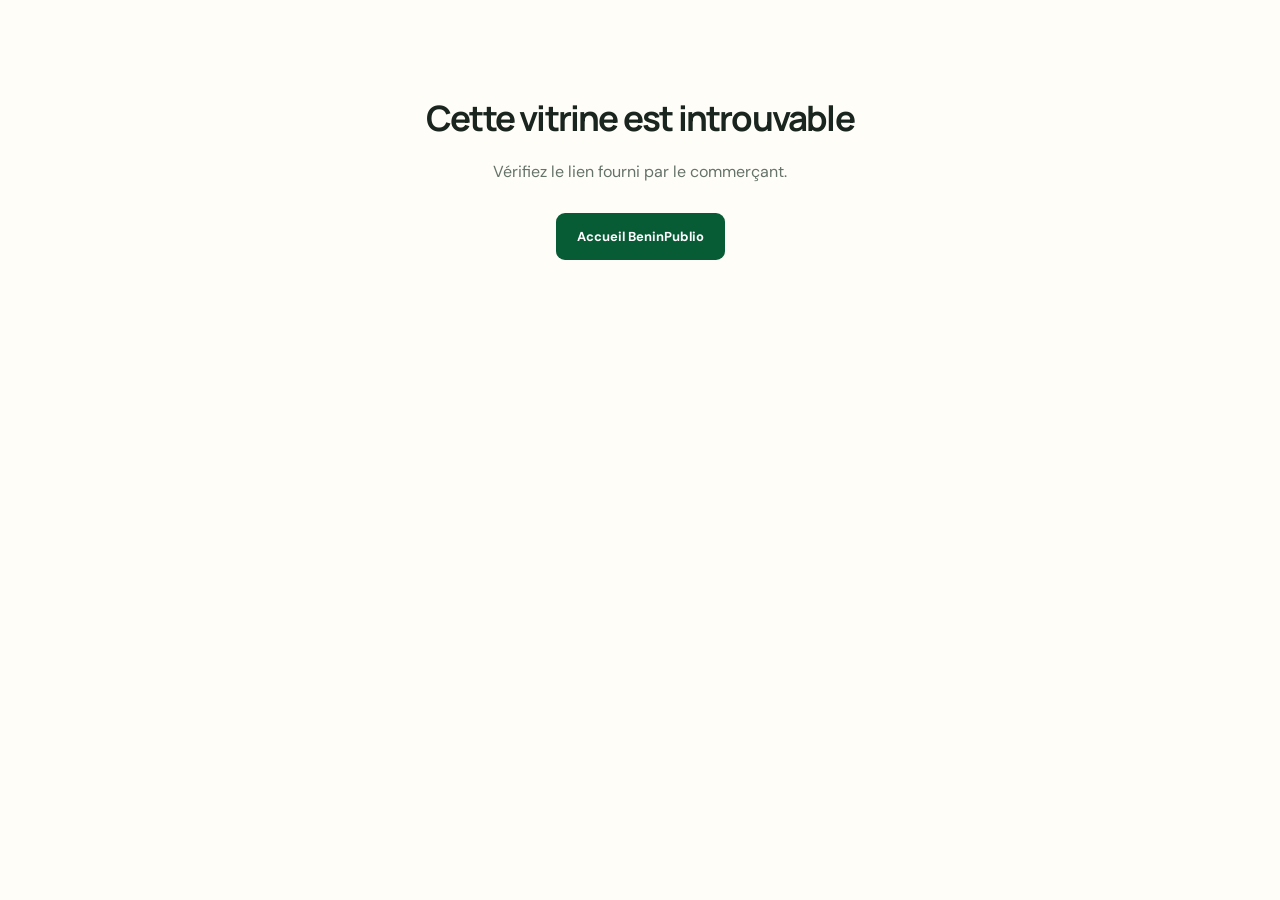
<file: storefront.html>
<!doctype html>
<html lang="fr"><head><meta charset="utf-8"><meta name="viewport" content="width=device-width,initial-scale=1"><link rel="icon" type="image/svg+xml" href="/assets/favicon.svg"><meta name="theme-color" content="#075b35"><meta name="description" content="Découvrez cette vitrine, ses produits et ses actualités."><title>Vitrine du commerce</title><link rel="stylesheet" href="styles.css"><style>
.store-hero{padding:34px max(6vw,20px);background:linear-gradient(120deg,#f2f7ec,#fffdf8);border-bottom:1px solid #e8eee8}.store-head{max-width:1200px;margin:auto;display:flex;align-items:center;gap:18px}.store-logo{width:82px;height:82px;flex:0 0 82px;border-radius:20px;object-fit:cover;background:#e5efe1;border:1px solid #dce7d8}.store-logo-fallback{display:grid;place-items:center;font:800 34px Manrope;color:#075b35}.store-title{font:800 clamp(28px,4vw,46px) Manrope;letter-spacing:-1.8px;margin:0 0 8px}.store-description{color:#65736a;line-height:1.7;font-size:14px;max-width:760px;margin:0}.store-meta{display:flex;gap:10px;flex-wrap:wrap;margin-top:13px;font-size:12px;color:#47584b}.store-meta a{color:#075b35;font-weight:800}.store-toolbar{max-width:1200px;margin:26px auto 0;display:flex;gap:12px;align-items:center;flex-wrap:wrap}.store-toolbar .search{width:min(360px,100%)}.store-section{padding:34px max(6vw,20px);max-width:1400px;margin:auto}.store-section h2{font-size:clamp(24px,3vw,34px);margin-bottom:8px}.store-section .section-intro{font-size:13px;color:#65736a;margin-bottom:22px}.store-products{display:grid;grid-template-columns:repeat(4,minmax(0,1fr));gap:18px}.store-product{border:1px solid #e8eee8;border-radius:13px;overflow:hidden;background:#fff}.store-product img{width:100%;height:190px;object-fit:cover;display:block;background:#edf5e9}.store-product .no-image{height:190px;display:grid;place-items:center;background:#edf5e9;font-size:56px}.store-product-body{padding:15px}.store-product h3{font:800 15px Manrope;margin:7px 0}.store-product p{font-size:12px;color:#65736a;line-height:1.6;white-space:pre-wrap}.store-product-foot{display:flex;align-items:center;justify-content:space-between;gap:8px}.store-price{font-size:15px;color:#075b35;font-weight:800}.store-add{border:0;border-radius:8px;background:#075b35;color:white;width:38px;height:38px;font-size:22px;cursor:pointer}.store-news{display:grid;grid-template-columns:repeat(3,minmax(0,1fr));gap:16px}.store-post{border:1px solid #e8eee8;border-radius:13px;overflow:hidden;background:#fff}.store-post img{width:100%;height:170px;object-fit:cover;display:block}.store-post-body{padding:16px}.store-post h3{font:800 16px Manrope;margin:0 0 10px}.store-post p{font-size:13px;line-height:1.7;white-space:pre-wrap;color:#65736a}.store-muted{color:#65736a;font-size:13px;line-height:1.7}.store-footer{padding:28px max(6vw,20px);background:#f1f5ec;border-top:1px solid #e8eee8;display:flex;justify-content:space-between;gap:15px;flex-wrap:wrap;font-size:12px;color:#65736a}.store-footer strong{color:#075b35}.store-qr{width:86px;height:86px;object-fit:contain;background:#fff;border-radius:8px;padding:4px}.store-contact{display:flex;align-items:center;gap:12px;margin-left:auto}.store-whatsapp{display:inline-flex;align-items:center;gap:7px;padding:10px 14px;border-radius:9px;background:#075b35;color:#fff;font-size:12px;font-weight:800}.store-disclaimer{margin:0;padding:12px max(6vw,20px);background:#fff8e8;color:#6e551a;font-size:12px;text-align:center}.store-empty{padding:32px;background:#f7f8f3;border-radius:12px;color:#65736a;font-size:13px;grid-column:1/-1}.store-drawer{position:fixed;inset:0;background:#071e12a8;z-index:30;display:none;justify-content:flex-end}.store-drawer.open{display:flex}.store-drawer-panel{width:min(430px,100%);height:100%;overflow:auto;background:white;padding:24px}.store-drawer-head{display:flex;justify-content:space-between;align-items:center}.store-drawer-head h2{font-size:24px}.store-cart-line{display:flex;gap:12px;align-items:center;padding:13px 0;border-bottom:1px solid #e8eee8}.store-cart-line .details{flex:1;font-size:12px}.store-cart-line small{display:block;color:#65736a;margin-top:4px}.store-qty{display:flex;gap:8px;align-items:center}.store-qty button{background:white;border:1px solid #dce5d9;border-radius:6px;width:26px;height:26px}.store-cart-total{display:flex;justify-content:space-between;padding:22px 0;font-weight:800}.store-checkout{width:100%;margin-top:12px}.store-message{padding:12px;background:#f1f5ec;border-radius:9px;font-size:12px;line-height:1.7;color:#65736a}.store-hidden{display:none!important}.store-error{padding:80px 22px;text-align:center;max-width:700px;margin:auto}.store-error h1{font-size:35px}.store-error p{color:#65736a;line-height:1.7}.store-error a{display:inline-flex;margin-top:12px}.store-top{height:66px;display:flex;justify-content:space-between;align-items:center;padding:0 max(6vw,20px);background:white;border-bottom:1px solid #e8eee8}.store-top .store-brand{font:800 13px Manrope;color:#075b35}.store-cart-open{border:0;border-radius:28px;padding:10px 14px;background:#edf5e9;color:#075b35;font-weight:800;cursor:pointer}.store-toast{position:fixed;bottom:20px;left:50%;transform:translateX(-50%);background:#143d27;color:white;padding:12px 18px;border-radius:9px;font-size:12px;z-index:50;display:none;max-width:90vw}.store-toast.show{display:block}
@media(max-width:900px){.store-products{grid-template-columns:repeat(2,minmax(0,1fr))}.store-news{grid-template-columns:repeat(2,minmax(0,1fr))}.store-product img,.store-product .no-image{height:165px}}@media(max-width:560px){.store-head{align-items:flex-start;gap:12px}.store-logo{width:60px;height:60px;flex-basis:60px;border-radius:14px}.store-title{font-size:27px}.store-description{font-size:12px}.store-contact{margin-left:0;width:100%}.store-toolbar .search{width:100%}.store-products,.store-news{grid-template-columns:repeat(2,minmax(0,1fr));gap:10px}.store-product img,.store-product .no-image{height:125px}.store-product-body{padding:10px}.store-product h3{font-size:13px}.store-product p{font-size:11px}.store-price{font-size:12px}.store-section{padding:28px 16px}.store-hero{padding:25px 16px}.store-top{padding:0 16px}.store-qr{width:66px;height:66px}.store-footer{padding:22px 16px}.store-post img{height:120px}.store-post-body{padding:11px}.store-post h3{font-size:13px}.store-post p{font-size:11px}}
</style></head><body>
<div id="store-root"><div class="store-error"><h1>Chargement de la vitrine…</h1><p>Les informations du commerce sont en cours de chargement.</p></div></div>
<div id="store-drawer" class="store-drawer" aria-hidden="true"><div class="store-drawer-panel"><div class="store-drawer-head"><h2>Mon panier</h2><button id="store-cart-close" class="close" aria-label="Fermer">×</button></div><div id="store-cart-items"></div><div class="store-cart-total"><span>Total estimé</span><strong id="store-cart-total">0 FCFA</strong></div><p class="store-message">La commande n’est confirmée qu’après réponse du commerçant.</p><button id="store-checkout" class="primary store-checkout">Commander via WhatsApp ↗</button><button id="store-cart-clear" class="clear">Vider le panier</button></div></div><div id="store-toast" class="store-toast" role="status"></div><script src="/storefront.js"></script></body></html>
</file>
<file: styles.css>
@import url('https://fonts.googleapis.com/css2?family=DM+Sans:wght@400;500;600;700&family=Manrope:wght@400;500;600;700;800&display=swap');:root{--green:#075b35;--deep:#063e27;--orange:#f07818;--yellow:#f5c400;--ink:#19251e;--muted:#65736a;--paper:#fffdf8;--line:#e8eee8}*{box-sizing:border-box}html{scroll-behavior:smooth}body{margin:0;background:var(--paper);color:var(--ink);font-family:'DM Sans',sans-serif}a{color:inherit;text-decoration:none}button,input{font:inherit}.topbar{height:82px;padding:0 max(5.5vw,24px);display:flex;align-items:center;justify-content:space-between;border-bottom:1px solid #edf0e8;background:#fff;gap:24px}.brand{display:flex;align-items:center;gap:10px;font:800 21px Manrope,sans-serif;letter-spacing:-.8px}.brand-mark{display:grid;place-items:center;width:42px;height:42px;background:var(--green);color:#fff;border-radius:13px;font-size:23px}.brand small{display:block;font:500 9px 'DM Sans',sans-serif;letter-spacing:.6px;color:#66736a;margin-top:2px}.orange{color:var(--orange)}nav{display:flex;gap:32px;font-size:13px;color:#45564a}.cart-button{background:#f2f6ef;border:0;border-radius:30px;padding:10px 16px;font-weight:700;color:var(--green);cursor:pointer}.cart-button span{display:inline-grid;place-items:center;background:var(--green);color:white;border-radius:50%;width:22px;height:22px;margin-left:5px;font-size:11px}.hero{display:grid;grid-template-columns:1.05fr .95fr;align-items:center;padding:72px max(8vw,28px) 64px;gap:32px;min-height:500px;background:linear-gradient(120deg,#f6f8ee,#fffdf8 65%);overflow:hidden}.eyebrow{text-transform:uppercase;letter-spacing:1.6px;font-size:10px;font-weight:800;color:var(--green)}h1,h2,h3,p{margin-top:0}h1,h2{font-family:Manrope,sans-serif;letter-spacing:-1.8px}h1{font-size:clamp(42px,5vw,68px);line-height:1.08;margin:20px 0}h1 span{color:var(--green)}.hero-copy>p{max-width:450px;line-height:1.8;color:var(--muted);font-size:15px;margin-bottom:26px}.primary{display:inline-flex;justify-content:center;align-items:center;gap:24px;padding:15px 21px;background:var(--green);color:white;border-radius:9px;font-size:13px;font-weight:700;border:0;cursor:pointer;transition:.2s}.primary:hover{background:var(--deep);transform:translateY(-2px)}.trust{display:flex;gap:20px;flex-wrap:wrap;color:#6c7a6d;font-size:11px;margin-top:24px}.hero-art{height:340px;position:relative;display:grid;place-items:center}.sun{position:absolute;width:285px;height:285px;border-radius:50%;background:#f6d35c;right:10%;top:5%;opacity:.8}.shop{position:relative;width:250px;height:250px;z-index:1;filter:drop-shadow(0 16px 12px #233e291c)}.awning{height:63px;display:flex;overflow:hidden;border-radius:8px 8px 0 0;border-bottom:6px solid #f2b64d}.awning i{flex:1;background:var(--green);clip-path:polygon(0 0,100% 0,100% 72%,50% 100%,0 72%)}.awning i:nth-child(even){background:#fff}.shop-sign{background:#fff;text-align:center;font:800 13px Manrope;padding:12px;color:var(--green);letter-spacing:1px}.shop-window{height:106px;background:#f0eadb;border:9px solid #fff;display:flex;align-items:center;justify-content:space-around}.shop-window b{display:grid;place-items:center;background:var(--green);color:white;width:58px;height:62px;border-radius:5px 5px 12px 12px;font:800 34px Manrope}.shop-window span{font-size:44px;color:var(--orange)}.shop-base{height:18px;background:#d8d0bc}.floating-card{position:absolute;left:0;bottom:28px;z-index:2;background:#fff;padding:17px;border-radius:12px;box-shadow:0 12px 35px #1b3e1c14;font-size:11px}.circle-note{position:absolute;right:0;bottom:45px;z-index:2;border-radius:50%;width:70px;height:70px;background:var(--orange);color:white;display:grid;place-content:center;text-align:center;font-weight:800;font-size:15px;transform:rotate(10deg)}.circle-note small{font-size:10px}.stats{display:grid;grid-template-columns:repeat(3,1fr);padding:25px max(8vw,28px);gap:24px;background:#fff;border-block:1px solid var(--line)}.stats div{padding-left:20px;border-left:2px solid var(--yellow)}.stats b,.stats span{display:block}.stats b{font-size:13px}.stats span{font-size:11px;color:var(--muted);margin-top:6px}.catalog{padding:85px max(8vw,28px)}.section-heading{display:flex;justify-content:space-between;align-items:end;gap:25px}.section-heading h2,.how h2,.merchant-cta h2{font-size:clamp(29px,3vw,42px);line-height:1.2;margin:12px 0}.section-heading p,.merchant-cta p{font-size:13px;color:var(--muted);line-height:1.7}.search{display:flex;align-items:center;gap:10px;width:min(310px,100%);border:1px solid #dfe7dc;background:#fff;border-radius:9px;padding:0 14px;height:46px;font-size:24px;color:var(--green)}.search input{width:100%;border:0;outline:0;background:transparent;font-size:12px}.filters{display:flex;gap:9px;margin:25px 0}.filter{border:1px solid #e0e8dd;background:#fff;border-radius:30px;padding:9px 16px;font-size:11px;cursor:pointer;color:#536257}.filter.active,.filter:hover{background:var(--green);color:white;border-color:var(--green)}.products{display:grid;grid-template-columns:repeat(4,minmax(0,1fr));gap:19px}.product{background:#fff;border:1px solid #e9eee7;border-radius:13px;overflow:hidden;transition:.2s}.product:hover{transform:translateY(-4px);box-shadow:0 14px 35px #0d3b1c0e}.product-art{height:175px;display:grid;place-items:center;position:relative;overflow:hidden}.product-art .emoji{font-size:70px;filter:drop-shadow(0 10px 8px #00000015)}.product-art .tag{position:absolute;top:12px;left:12px;background:#fff;border-radius:20px;padding:6px 9px;font-size:9px;font-weight:800;color:var(--green)}.product-body{padding:15px}.product-shop{font-size:10px;color:#78857a}.product h3{font:700 14px Manrope;margin:8px 0 13px;letter-spacing:-.2px}.product-foot{display:flex;align-items:center;justify-content:space-between;gap:5px}.price{font-size:14px;font-weight:800;color:var(--green)}.add{border:0;background:#edf5e9;color:var(--green);width:33px;height:33px;border-radius:9px;font-size:20px;cursor:pointer}.add:hover{background:var(--green);color:white}.demo-note{font-size:10px;color:#8a938b;margin-top:22px}.how{padding:65px max(8vw,28px);background:#f1f5ec;display:grid;grid-template-columns:.8fr 1.2fr;gap:40px}.steps{display:grid;grid-template-columns:repeat(3,1fr);gap:20px}.steps article{border-top:2px solid var(--yellow);padding-top:15px}.steps article>span{color:var(--orange);font:800 12px Manrope}.steps h3{font:700 15px Manrope;margin:17px 0 8px}.steps p{font-size:11px;color:var(--muted);line-height:1.7}.merchant-cta{margin:60px max(8vw,28px);border-radius:18px;background:var(--green);color:white;padding:40px 45px;display:flex;align-items:center;justify-content:space-between;gap:25px;position:relative;overflow:hidden}.merchant-cta:after{content:'';position:absolute;width:230px;height:230px;border:1px solid #ffffff20;border-radius:50%;right:18%;top:-120px}.merchant-cta .eyebrow{color:#f8d25c}.merchant-cta p{color:#d0dfd3;max-width:450px;margin-bottom:0}.primary.light{background:#fff;color:var(--green);white-space:nowrap;z-index:1}footer{padding:25px max(5.5vw,24px);display:flex;align-items:center;justify-content:space-between;gap:20px;background:#fff;border-top:1px solid var(--line);font-size:10px;color:#7a867d}.footer-brand{font-size:17px}.footer-brand .brand-mark{width:34px;height:34px;font-size:19px}.drawer{position:fixed;inset:0;background:#071e12a8;z-index:10;display:flex;justify-content:flex-end;opacity:0;visibility:hidden;transition:.2s}.drawer.open{opacity:1;visibility:visible}.drawer-panel{background:#fff;width:min(430px,100%);height:100%;padding:28px;overflow:auto;transform:translateX(30px);transition:.2s}.drawer.open .drawer-panel{transform:translateX(0)}.drawer-head{display:flex;justify-content:space-between;align-items:start}.drawer-head h2{font-size:25px;margin:9px 0 24px}.close{border:0;background:#f1f5ed;border-radius:50%;width:38px;height:38px;font-size:24px;cursor:pointer}.cart-row{display:flex;gap:12px;align-items:center;border-bottom:1px solid var(--line);padding:14px 0}.cart-emoji{font-size:30px;background:#f3f5ec;border-radius:10px;padding:8px}.cart-info{flex:1}.cart-info b,.cart-info small{display:block}.cart-info b{font-size:12px}.cart-info small{font-size:11px;color:var(--muted);margin-top:4px}.qty{display:flex;align-items:center;gap:8px}.qty button{border:1px solid var(--line);background:#fff;border-radius:6px;width:25px;height:25px;cursor:pointer}.cart-total{display:flex;justify-content:space-between;padding:22px 0;font-size:13px}.cart-total strong{font-size:17px;color:var(--green)}.cart-disclaimer{font-size:11px;color:#66746a;background:#f4f7f0;padding:12px;border-radius:8px;line-height:1.6}.phone-label{display:block;font-size:11px;font-weight:700;margin:20px 0 8px}.phone-input{width:100%;height:44px;border:1px solid #dfe7dc;border-radius:8px;padding:0 12px;outline-color:var(--green)}.checkout{width:100%;margin-top:12px}.clear{display:block;margin:15px auto;background:none;border:0;color:#758178;text-decoration:underline;font-size:11px;cursor:pointer}.empty{padding:40px 0;text-align:center;color:var(--muted);font-size:13px}.toast{position:fixed;bottom:24px;left:50%;transform:translate(-50%,20px);background:#143d27;color:#fff;padding:12px 20px;border-radius:9px;font-size:12px;opacity:0;pointer-events:none;transition:.2s;z-index:20}.toast.show{opacity:1;transform:translate(-50%,0)}@media(max-width:900px){.hero{padding-inline:6vw}.products{grid-template-columns:repeat(2,minmax(0,1fr))}.section-heading{align-items:start;flex-direction:column}.search{width:100%}.how{grid-template-columns:1fr}.merchant-cta{margin:35px 5vw;padding:32px;align-items:start;flex-direction:column}}@media(max-width:600px){.topbar{height:70px;padding:0 18px}nav{display:none}.brand{font-size:18px}.brand-mark{width:36px;height:36px}.cart-button{font-size:11px;padding:7px 10px}.hero{grid-template-columns:1fr;padding:50px 23px 25px;gap:0}.hero-art{height:275px;transform:scale(.88);transform-origin:top center;margin-bottom:-20px}.hero h1{font-size:45px}.hero-copy>p{font-size:13px}.stats{padding:20px 22px;grid-template-columns:1fr;gap:17px}.stats div{padding-left:14px}.catalog{padding:55px 20px}.products{gap:11px}.product-art{height:135px}.product-art .emoji{font-size:54px}.product-body{padding:11px}.product h3{font-size:12px}.price{font-size:12px}.filters{overflow-x:auto;padding-bottom:5px}.filter{white-space:nowrap}.how{padding:45px 23px}.steps{grid-template-columns:1fr;gap:22px}.steps article{display:grid;grid-template-columns:35px 1fr;column-gap:10px}.steps article>span{grid-row:span 2}.steps h3{margin:0 0 6px}.steps p{margin:0}.merchant-cta{margin:25px 16px;padding:27px}.merchant-cta h2{font-size:32px}footer{padding:22px;flex-wrap:wrap}footer>span:nth-child(2){order:3;width:100%}.footer-brand{font-size:15px}.footer-brand .brand-mark{width:30px;height:30px}}
.store-list{display:grid;grid-template-columns:repeat(auto-fit,minmax(230px,1fr));gap:12px;margin:24px 0}.store-card{display:flex;align-items:center;gap:12px;padding:14px;background:#fff;border:1px solid var(--line);border-radius:12px;min-width:0}.store-card:hover{border-color:#b5cbb6;box-shadow:0 8px 24px #0d3b1c0b}.store-initial{display:grid;place-items:center;flex:0 0 42px;height:42px;border-radius:12px;background:#edf5e9;color:var(--green);font:800 18px Manrope}.store-card-copy{display:flex;flex:1;min-width:0;flex-direction:column;gap:4px}.store-card-copy b{font-size:13px;overflow-wrap:anywhere}.store-card-copy small{font-size:10px;color:var(--muted)}.product-shop{display:inline-block;font-size:10px;color:var(--green);font-weight:800;margin-bottom:6px}.product-description{font-size:11px;line-height:1.5;color:var(--muted);min-height:33px;margin-bottom:14px}.product-link{display:flex;text-decoration:none}.product-link .emoji{font-size:64px}.catalog .empty{grid-column:1/-1}.demo-note{line-height:1.6}@media(max-width:700px){.store-list{grid-template-columns:1fr}.product-description{min-height:0}}
.product-art img{width:100%;height:100%;object-fit:cover;display:block}.product-art .tag{z-index:1}.product-art{background:#edf5e9}
.news-grid{display:grid;grid-template-columns:repeat(auto-fit,minmax(250px,1fr));gap:16px}.news-card{overflow:hidden;background:#fff;border:1px solid var(--line);border-radius:13px}.news-card>img{display:block;width:100%;height:170px;object-fit:cover}.news-copy{padding:17px}.news-copy small{font-size:10px;color:var(--muted)}.news-copy h3{font:800 16px Manrope;margin:10px 0}.news-copy p{font-size:12px;line-height:1.7;color:var(--muted);white-space:pre-wrap}.news-copy a{font-size:11px;font-weight:800;color:var(--green)}.news-section{padding-top:40px;padding-bottom:60px}

/* BeninPublio Design Brief V1 — accessible, mobile-first component layer */
:root{--bp-green:#075B35;--bp-green-deep:#063E27;--bp-orange:#F07818;--bp-yellow:#F5C400;--bp-white:#FFFFFF;--bp-gray:#F5F5F5;--bp-text:#333333;--bp-muted:#666666;--bp-radius:12px;--bp-shadow:0 8px 28px rgba(6,62,39,.08)}
.brand-logo{display:block;width:44px;height:44px;flex:0 0 44px;object-fit:contain}.brand{gap:11px}
button,a,input,textarea,select{touch-action:manipulation}
button:focus-visible,a:focus-visible,input:focus-visible,textarea:focus-visible,select:focus-visible{outline:3px solid #F07818;outline-offset:3px}
button:disabled{opacity:.55;cursor:not-allowed}
.panel,.admin-panel,.store-product,.store-post{box-shadow:0 2px 12px rgba(6,62,39,.025)}
.field,.admin-field{color:#333}.control,.admin-input{min-height:44px;color:#333}
.primary,.mini-btn,.cart-button,.store-whatsapp,.store-add,.store-cart-open{min-height:42px}
.primary:focus-visible,.store-add:focus-visible,.store-cart-open:focus-visible{outline-color:#F07818}
.store-mobile-cta{display:none}
@media(max-width:600px){
.brand-logo{width:38px;height:38px;flex-basis:38px}
body:has(.store-mobile-cta){padding-bottom:76px}
.store-mobile-cta{display:block;position:fixed;z-index:25;bottom:0;left:0;right:0;padding:10px 14px calc(10px + env(safe-area-inset-bottom));background:rgba(255,255,255,.97);border-top:1px solid #e8eee8;box-shadow:0 -8px 25px rgba(6,62,39,.09)}
.store-mobile-cta button{display:flex;align-items:center;justify-content:center;gap:10px;width:100%;min-height:48px;border:0;border-radius:10px;background:#075B35;color:#fff;font-weight:800;font-size:14px;cursor:pointer}
.store-mobile-cta span{display:inline-grid;place-items:center;min-width:23px;height:23px;padding:0 6px;border-radius:99px;background:#F07818;color:#fff;font-size:12px}
}
@media(prefers-reduced-motion:reduce){*,*::before,*::after{scroll-behavior:auto!important;animation-duration:.01ms!important;animation-iteration-count:1!important;transition-duration:.01ms!important}}
</file>
